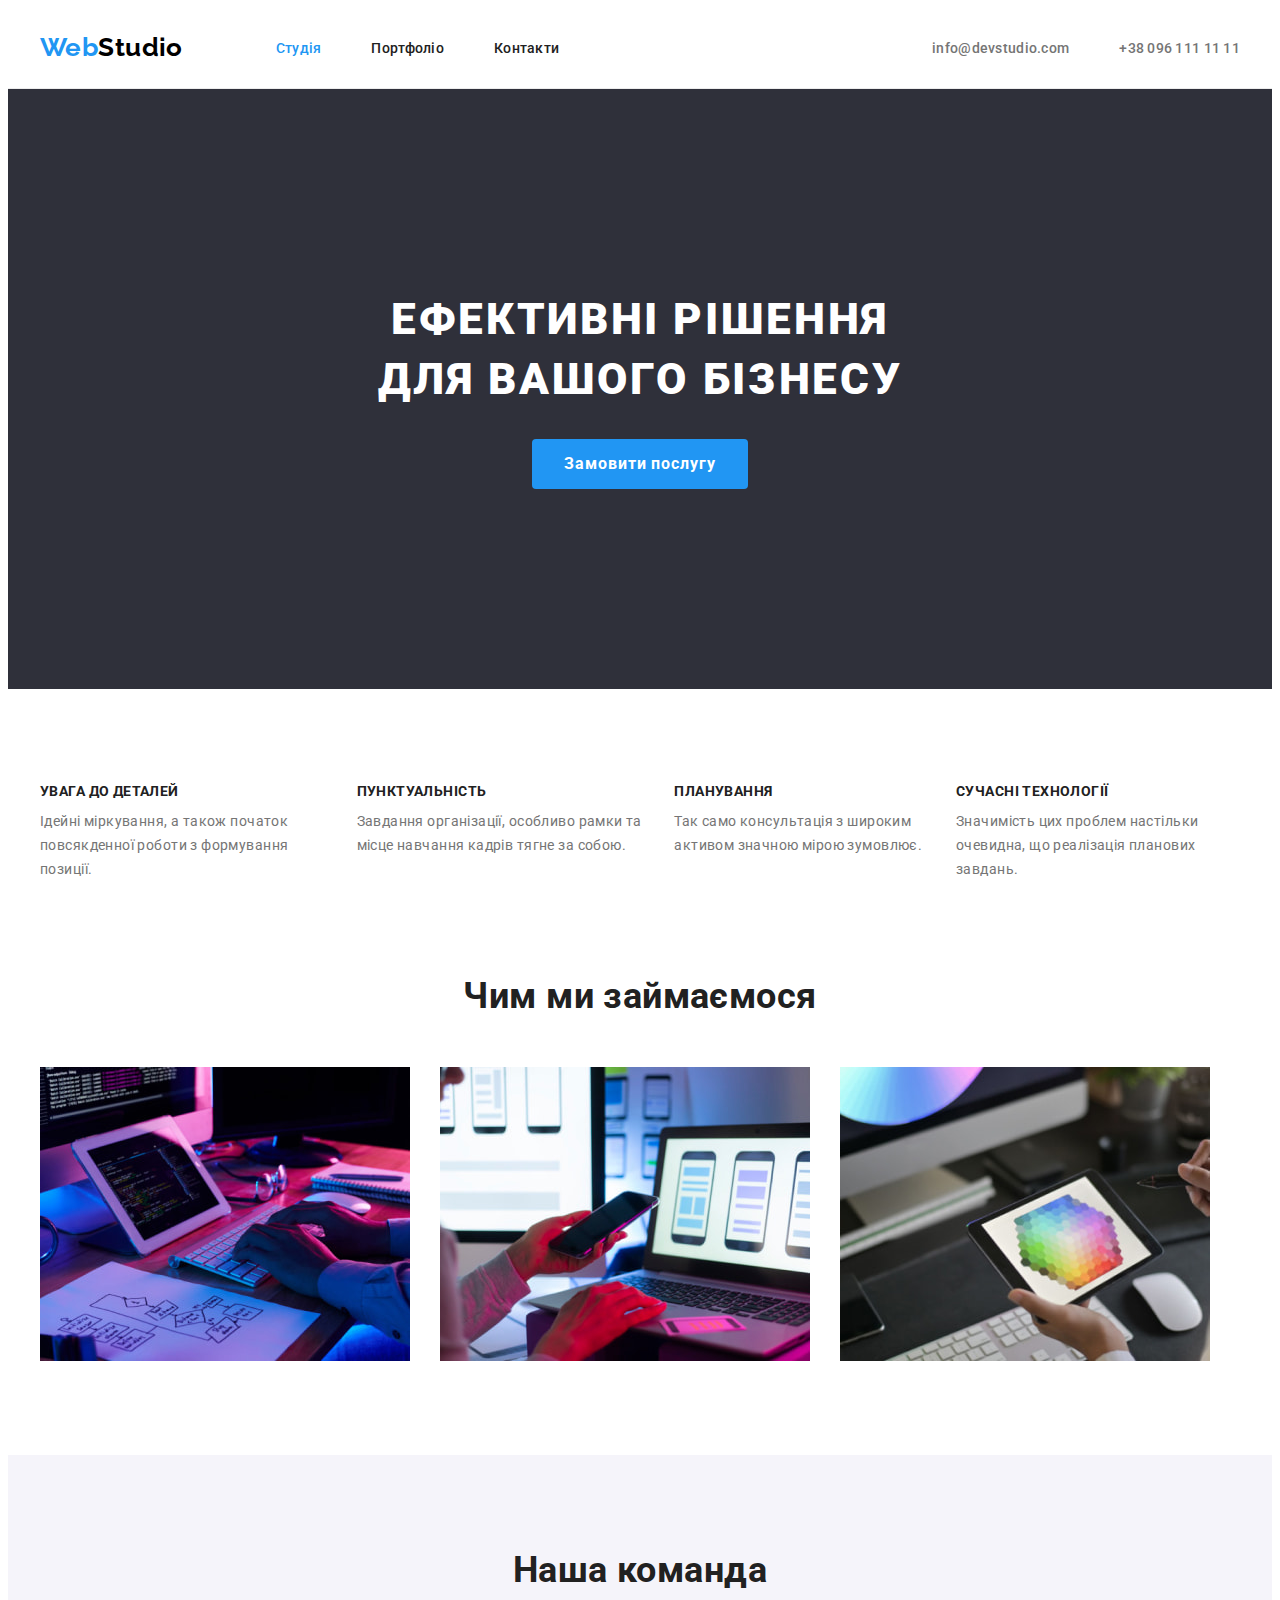
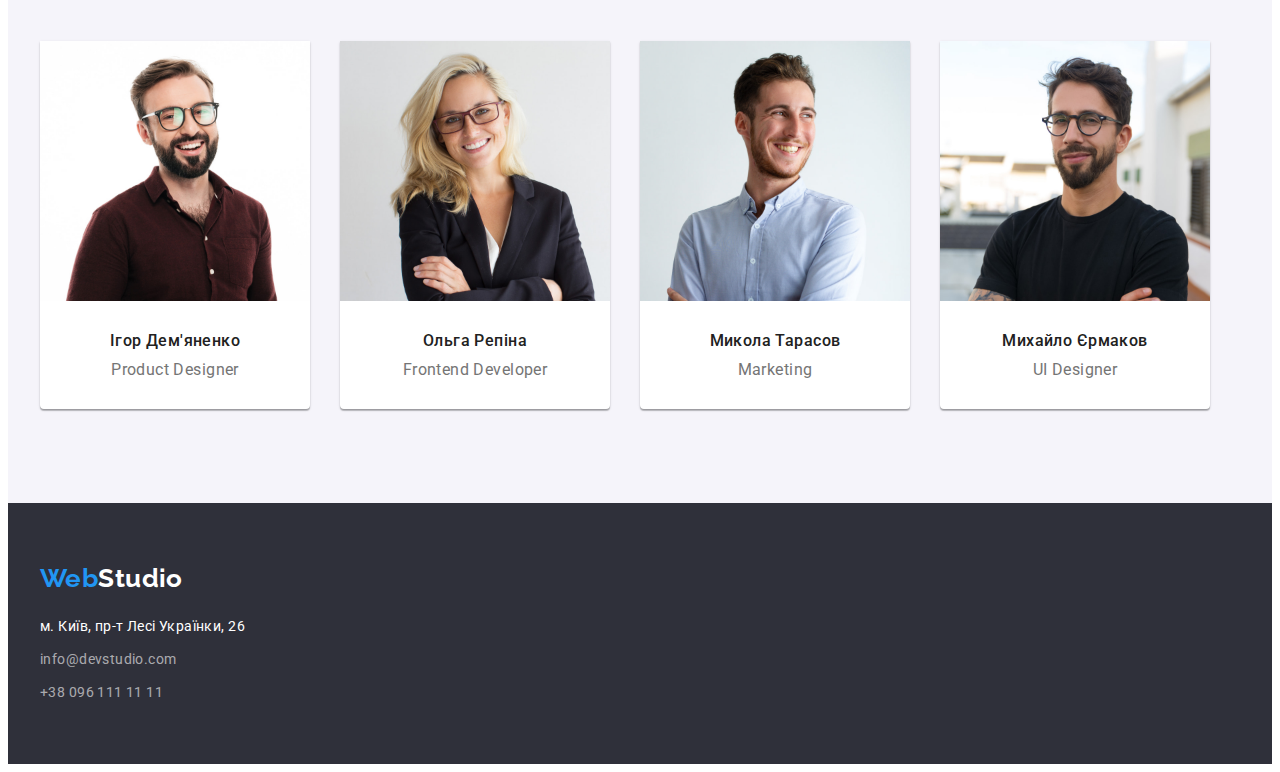
<file: index.html>
<!DOCTYPE html>
<html lang="uk">
  <head>
    <meta charset="UTF-8" />
    <meta http-equiv="X-UA-Compatible" content="IE=edge" />
    <meta name="viewport" content="width=device-width, initial-scale=1.0" />
    <title>Студія</title>
    <!-- Font styles -->
    <link rel="preconnect" href="https://fonts.googleapis.com" />
    <link rel="preconnect" href="https://fonts.gstatic.com" crossorigin />
    <link
      href="https://fonts.googleapis.com/css2?family=Raleway:wght@700&family=Roboto:wght@400;500;700;900&display=swap"
      rel="stylesheet"
    />
    <!-- Normalize styles -->
    <link
      rel="stylesheet"
      href="https://cdnjs.cloudflare.com/ajax/libs/modern-normalize/1.1.0/modern-normalize.min.css"
      integrity="sha512-wpPYUAdjBVSE4KJnH1VR1HeZfpl1ub8YT/NKx4PuQ5NmX2tKuGu6U/JRp5y+Y8XG2tV+wKQpNHVUX03MfMFn9Q=="
      crossorigin="anonymous"
      referrerpolicy="no-referrer"
    />
    <!-- Custom styles -->
    <link rel="stylesheet" href="./css/styles.css" />
  </head>
  <body>
    <!-- Header section -->
    <header class="header">
      <div class="container header-container">
        <nav class="header-nav">
          <a class="logo header-logo" href="./index.html"
            >Web<span class="black-logo">Studio</span></a
          >
          <ul class="nav-list list">
            <li class="nav-item"><a class="nav-link current" href="./index.html">Студія</a></li>
            <li class="nav-item"><a class="nav-link" href="./portfolio.html">Портфоліо</a></li>
            <li class="nav-item"><a class="nav-link" href="#">Контакти</a></li>
          </ul>
        </nav>

        <ul class="contacts-list list">
          <li class="contacts-item">
            <a class="contacts-link" href="mailto:info@devstudio.com">info@devstudio.com</a>
          </li>
          <li class="contacts-item">
            <a class="contacts-link" href="tel:+380961111111">+38 096 111 11 11</a>
          </li>
        </ul>
      </div>
    </header>
    <!-- Main section -->
    <main>
      <!-- Hero section -->
      <section class="hero">
        <div class="container">
          <h1 class="hero-title">Ефективні рішення <br />для вашого бізнесу</h1>
          <button class="button order-button" type="button">Замовити послугу</button>
        </div>
      </section>
      <!-- Features section -->
      <section class="section">
        <div class="container">
          <h2 class="section-title visually-hidden">Особливості</h2>
          <ul class="features-list list">
            <li class="features-item">
              <h3 class="features-title">Увага до деталей</h3>
              <p class="features-text">
                Ідейні міркування, а також початок повсякденної роботи з формування позиції.
              </p>
            </li>
            <li class="features-item">
              <h3 class="features-title">Пунктуальність</h3>
              <p class="features-text">
                Завдання організації, особливо рамки та місце навчання кадрів тягне за собою.
              </p>
            </li>
            <li class="features-item">
              <h3 class="features-title">Планування</h3>
              <p class="features-text">
                Так само консультація з широким активом значною мірою зумовлює.
              </p>
            </li>
            <li class="features-item">
              <h3 class="features-title">Сучасні технології</h3>
              <p class="features-text">
                Значимість цих проблем настільки очевидна, що реалізація планових завдань.
              </p>
            </li>
          </ul>
        </div>
      </section>
      <!-- Specifications section-->
      <section class="specifications section">
        <div class="container">
          <h2 class="section-title">Чим ми займаємося</h2>
          <ul class="specifications-list list">
            <li class="specifications-item">
              <img
                src="./images/services/programming.jpg"
                alt="Створення програм"
                width="370"
                height="294"
              />
            </li>
            <li class="specifications-item">
              <img
                src="./images/services/mobileapps.jpg"
                alt="Розробка мобільних додатків"
                width="370"
                height="294"
              />
            </li>
            <li class="specifications-item">
              <img src="./images/services/design.jpg" alt="Дизайн" width="370" height="294" />
            </li>
          </ul>
        </div>
      </section>
      <!-- Team section -->
      <section class="section team">
        <div class="container">
          <h2 class="section-title">Наша команда</h2>
          <ul class="team-list list">
            <li class="teammate">
              <img src="./images/team/photo1.jpg" alt="Ігор Дем'яненко" width="270" height="260" />
              <div class="teammate-description">
                <h3 class="teammate-title">Ігор Дем'яненко</h3>
                <p class="teammate-position" lang="en">Product Designer</p>
              </div>
            </li>
            <li class="teammate">
              <img src="./images/team/photo2.jpg" alt="Ольга Репіна" width="270" height="260" />
              <div class="teammate-description">
                <h3 class="teammate-title">Ольга Репіна</h3>
                <p class="teammate-position" lang="en">Frontend Developer</p>
              </div>
            </li>
            <li class="teammate">
              <img src="./images/team/photo3.jpg" alt="Микола Тарасов" width="270" height="260" />
              <div class="teammate-description">
                <h3 class="teammate-title">Микола Тарасов</h3>
                <p class="teammate-position" lang="en">Marketing</p>
              </div>
            </li>
            <li class="teammate">
              <img src="./images/team/photo4.jpg" alt="Михайло Єрмаков" width="270" height="260" />
              <div class="teammate-description">
                <h3 class="teammate-title">Михайло Єрмаков</h3>
                <p class="teammate-position" lang="en">UI Designer</p>
              </div>
            </li>
          </ul>
        </div>
      </section>
    </main>
    <!-- Footer section -->
    <footer class="footer">
      <div class="container">
        <a class="footer-logo logo" href="./index.html"
          >Web<span class="white-logo">Studio</span></a
        >
        <address class="address">
          <ul class="address-list list">
            <li class="address-item">
              <a
                class="address-geo"
                href="https://goo.gl/maps/RaLyi4AFMYMuKomp6"
                target="_blank"
                rel="nofollow noreferrer noopener"
                >м. Київ, пр-т Лесі Українки, 26
              </a>
            </li>
            <li class="address-item">
              <a class="email" href="mailto:info@devstudio.com">info@devstudio.com</a>
            </li>
            <li class="address-item">
              <a class="number" href="tel:+380961111111">+38 096 111 11 11</a>
            </li>
          </ul>
        </address>
      </div>
    </footer>
  </body>
</html>
</file>
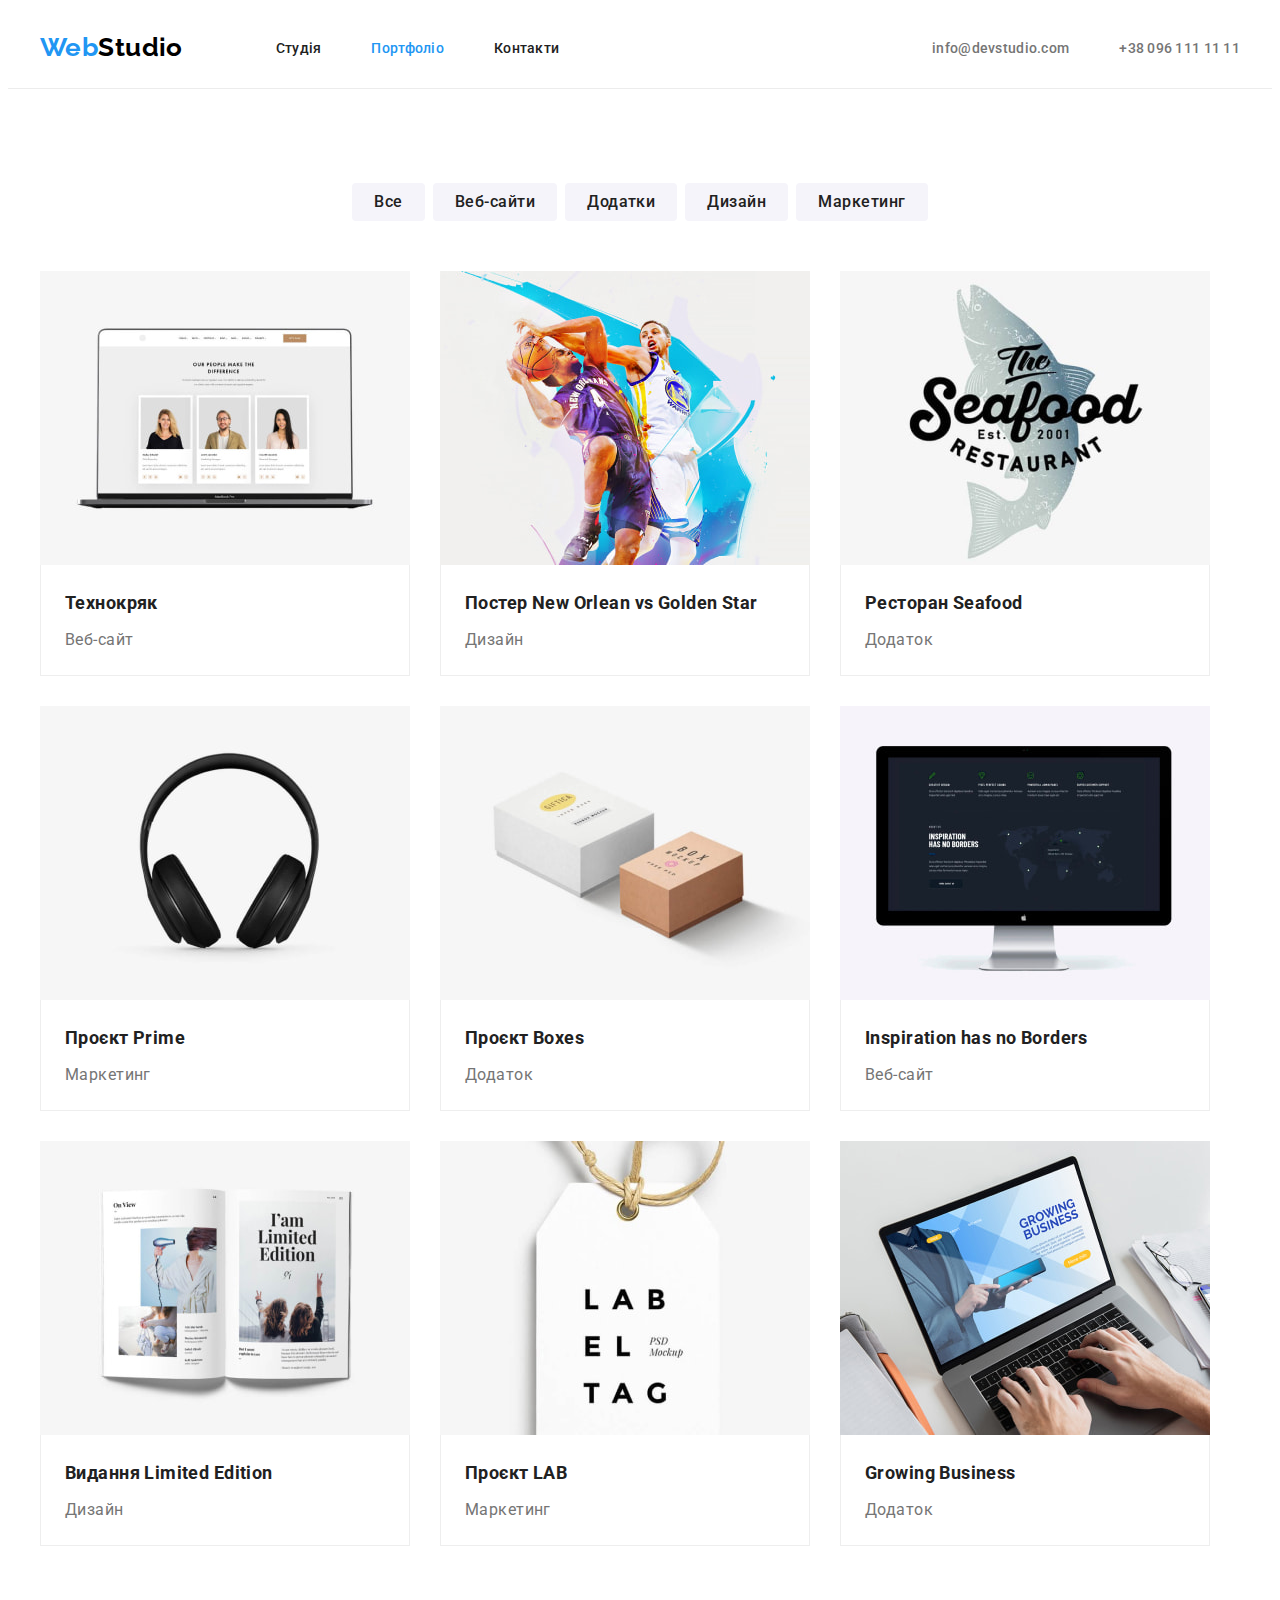
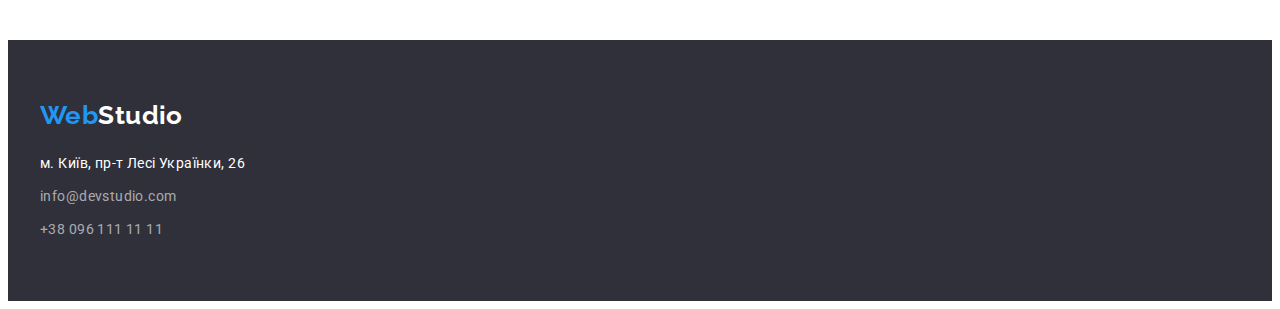
<file: portfolio.html>
<!DOCTYPE html>
<html lang="uk">
  <head>
    <meta charset="UTF-8" />
    <meta http-equiv="X-UA-Compatible" content="IE=edge" />
    <meta name="viewport" content="width=device-width, initial-scale=1.0" />
    <title>Портфоліо</title>
    <!-- Font styles -->
    <link rel="preconnect" href="https://fonts.googleapis.com" />
    <link rel="preconnect" href="https://fonts.gstatic.com" crossorigin />
    <link
      href="https://fonts.googleapis.com/css2?family=Raleway:wght@700&family=Roboto:wght@400;500;700;900&display=swap"
      rel="stylesheet"
    />
    <!-- Normalize styles -->
    <link
      rel="stylesheet"
      href="https://cdnjs.cloudflare.com/ajax/libs/modern-normalize/1.1.0/modern-normalize.min.css"
      integrity="sha512-wpPYUAdjBVSE4KJnH1VR1HeZfpl1ub8YT/NKx4PuQ5NmX2tKuGu6U/JRp5y+Y8XG2tV+wKQpNHVUX03MfMFn9Q=="
      crossorigin="anonymous"
      referrerpolicy="no-referrer"
    />
    <!-- Custom styles -->
    <link rel="stylesheet" href="./css/styles.css" />
  </head>
  <body>
    <!-- Header section -->
    <header class="header">
      <div class="container header-container">
        <nav class="header-nav">
          <a class="logo header-logo" href="./index.html"
            >Web<span class="black-logo">Studio</span></a
          >
          <ul class="nav-list list">
            <li class="nav-item"><a class="nav-link" href="./index.html">Студія</a></li>
            <li class="nav-item">
              <a class="nav-link current" href="./portfolio.html">Портфоліо</a>
            </li>
            <li class="nav-item"><a class="nav-link" href="#">Контакти</a></li>
          </ul>
        </nav>

        <ul class="contacts-list list">
          <li class="contacts-item">
            <a class="contacts-link" href="mailto:info@devstudio.com">info@devstudio.com</a>
          </li>
          <li class="contacts-item">
            <a class="contacts-link" href="tel:+380961111111">+38 096 111 11 11</a>
          </li>
        </ul>
      </div>
    </header>
    <!-- Main section -->
    <main>
      <section class="section portfolio">
        <h1 class="section-title visually-hidden">Наші роботи</h1>
        <!-- Filter section -->
        <div class="container">
          <ul class="filter-list list">
            <li class="filter-item">
              <button class="button filter-button" type="button">Все</button>
            </li>
            <li class="filter-item">
              <button class="button filter-button" type="button">Веб-сайти</button>
            </li>
            <li class="filter-item">
              <button class="button filter-button" type="button">Додатки</button>
            </li>
            <li class="filter-item">
              <button class="button filter-button" type="button">Дизайн</button>
            </li>
            <li class="filter-item">
              <button class="button filter-button" type="button">Маркетинг</button>
            </li>
          </ul>
        </div>
        <!-- Examples section -->
        <div class="container">
          <ul class="example-list list">
            <li class="example-item">
              <img
                src="./images/portfolio/technocryack.jpg"
                alt="ноутбук"
                width="370"
                height="294"
              />
              <div class="example-description">
                <h2 class="example-title">Технокряк</h2>
                <p class="example-type">Веб-сайт</p>
              </div>
            </li>
            <li class="example-item">
              <img
                src="./images/portfolio/poster-new-orlean-vs-golden-star.jpg"
                alt="два баскетболісти"
                width="370"
                height="294"
              />
              <div class="example-description">
                <h2 class="example-title">
                  Постер <span lang="en">New Orlean vs Golden Star</span>
                </h2>
                <p class="example-type">Дизайн</p>
              </div>
            </li>
            <li class="example-item">
              <img
                src="./images/portfolio/restaurant-seafood.jpg"
                alt="логотип ресторану"
                width="370"
                height="294"
              />
              <div class="example-description">
                <h2 class="example-title">Ресторан <span lang="en">Seafood</span></h2>
                <p class="example-type">Додаток</p>
              </div>
            </li>
            <li class="example-item">
              <img
                src="./images/portfolio/project-prime.jpg"
                alt="навушники"
                width="370"
                height="294"
              />
              <div class="example-description">
                <h2 class="example-title">Проєкт <span lang="en">Prime</span></h2>
                <p class="example-type">Маркетинг</p>
              </div>
            </li>
            <li class="example-item">
              <img
                src="./images/portfolio/project-boxes.jpg"
                alt="дві коробки"
                width="370"
                height="294"
              />
              <div class="example-description">
                <h2 class="example-title">Проєкт <span lang="en">Boxes</span></h2>
                <p class="example-type">Додаток</p>
              </div>
            </li>
            <li class="example-item">
              <img
                src="./images/portfolio/inspiration-has-no borders.jpg"
                alt="монітор комп'ютера"
                width="370"
                height="294"
              />
              <div class="example-description">
                <h2 class="example-title" lang="en">Inspiration has no Borders</h2>
                <p class="example-type">Веб-сайт</p>
              </div>
            </li>
            <li class="example-item">
              <img
                src="./images/portfolio/publication-limited-edition.jpg"
                alt="книга"
                width="370"
                height="294"
              />
              <div class="example-description">
                <h2 class="example-title">Видання <span lang="en"></span>Limited Edition</h2>
                <p class="example-type">Дизайн</p>
              </div>
            </li>
            <li class="example-item">
              <img
                src="./images/portfolio/project-lab.jpg"
                alt="етикетка"
                width="370"
                height="294"
              />
              <div class="example-description">
                <h2 class="example-title">Проєкт <span lang="en">LAB</span></h2>
                <p class="example-type">Маркетинг</p>
              </div>
            </li>
            <li class="example-item">
              <img
                src="./images/portfolio/growing-business.jpg"
                alt="ноутбук на столі"
                width="370"
                height="294"
              />
              <div class="example-description">
                <h2 class="example-title" lang="en">Growing Business</h2>
                <p class="example-type">Додаток</p>
              </div>
            </li>
          </ul>
        </div>
      </section>
    </main>
    <!-- Footer section -->
    <footer class="footer">
      <div class="container">
        <a class="footer-logo logo" href="./index.html"
          >Web<span class="white-logo">Studio</span></a
        >
        <address class="address">
          <ul class="address-list list">
            <li class="address-item">
              <a
                class="address-geo"
                href="https://goo.gl/maps/RaLyi4AFMYMuKomp6"
                target="_blank"
                rel="nofollow noreferrer noopener"
                >м. Київ, пр-т Лесі Українки, 26
              </a>
            </li>
            <li class="address-item">
              <a class="email" href="mailto:info@devstudio.com">info@devstudio.com</a>
            </li>
            <li class="address-item">
              <a class="number" href="tel:+380961111111">+38 096 111 11 11</a>
            </li>
          </ul>
        </address>
      </div>
    </footer>
  </body>
</html>
</file>
<file: css/styles.css>
:root {
  --primary-text-color: #757575;
  --title-text-color: #212121;
  --accent-color: #2196f3;
  --primary-white-color: #ffffff;
  --primary-black-color: #000000;
  --order-button-color: #188ce8;
  --secondary-background-color: #f5f4fa;
  --footer-background-color: #2f303a;
  --footer-contacts-color: rgba(255, 255, 255, 0.6);
  --main-font: Roboto, sans-serif;
  --secondary-font: Raleway, sans-serif;
}

body {
  color: var(--primary-text-color);
  background-color: var(--primary-white-color);
  font-family: var(--main-font);
  font-size: 14px;
  letter-spacing: 0.03em;
}

/* Local reset styles */

a {
  text-decoration: none;
  color: currentColor;
}

ul {
  list-style: none;
  padding: 0;
  margin: 0;
}

h1,
h2,
h3,
h4,
h5,
h6,
p {
  margin: 0;
}

img {
  display: block;
}

/* ========== Header ========== */

.header {
border-bottom: 1px solid #ECECEC;
}

.container {
  width: 1200px;
  margin-right: auto;
  margin-left: auto;
  padding-right: 15px;
  padding-left: 15px;
}

.header-container {
  display: flex;
  align-items: center;
}

.header-nav {
  display: flex;
  align-items: center;
  margin-right: auto;
}

/* Logo */

.logo {
  color: var(--accent-color);
  font-family: var(--secondary-font);
  font-weight: 700;
  font-size: 26px;
  line-height: calc(31 / 26);
}

.header-logo {
  display: inline-block;
  margin-right: 93px;
  padding-top: 24px;
  padding-bottom: 25px;
}
.black-logo {
  color: var(--primary-black-color);
}

.white-logo {
  color: var(--primary-white-color);
}

/* Navigation */

.nav-list {
  display: flex;
}

.nav-list .current {
  color: var(--accent-color);
}

.nav-item:not(:last-child) {
  margin-right: 50px;
}

.nav-link {
  display: block;
  padding-top: 32px;
  padding-bottom: 32px;

  color: var(--title-text-color);
  font-weight: 500;
  line-height: calc(16 / 14);
  letter-spacing: 0.02em;
}

.nav-link:hover,
.nav-link:focus {
  color: var(--accent-color);
}

/* Contacts */

.contacts-list {
  display: flex;
}

.contacts-item:not(:last-child) {
  margin-right: 50px;
}

.contacts-link {
  display: block;
  padding-top: 32px;
  padding-bottom: 32px;
  
  color: inherit;
  font-weight: 500;
  line-height: calc(16 / 14);
  letter-spacing: 0.02em;
}

.contacts-link:hover,
.contacts-link:focus {
  color: var(--accent-color);
}

/* ========== Main ========== */

/* Hero */

.hero {
  background-color: var(--footer-background-color);
  /* Фон тимчасовий */
  text-align: center;
  padding-top: 200px;
  padding-bottom: 200px;
}

.hero-title {
  color: var(--primary-white-color);
  font-weight: 900;
  font-size: 44px;
  line-height: calc(60 / 44);
  letter-spacing: 0.06em;
  text-transform: uppercase;
  margin-bottom: 30px;
}

/* Buttons */

.button {
  cursor: pointer;
  font-family: inherit;
  text-align: center;
}

.order-button {
  display: inline-block;
  min-width: 200px;
  border-radius: 4px;
  padding-top: 10px;
  padding-right: 32px;
  padding-bottom: 10px;
  padding-left: 32px;
  border: none;

  color: var(--primary-white-color);
  background-color: var(--accent-color);
  font-weight: 700;
  font-size: 16px;
  line-height: calc(30 / 16);
  letter-spacing: 0.06em;
}

.order-button:hover,
.order-button:focus {
  background-color: var(--order-button-color);
}

/* Section */

.section {
  padding-top: 94px;
  }

.section-title {
  margin-bottom: 50px;

  color: var(--title-text-color);
  font-weight: 700;
  font-size: 36px;
  line-height: calc(42 / 36);
  text-align: center;
}

/* Hidden title */

.visually-hidden {
  position: absolute;
  width: 1px;
  height: 1px;
  margin: -1px;
  border: 0;
  padding: 0;

  white-space: nowrap;
  clip-path: inset(100%);
  clip: rect(0 0 0 0);
  overflow: hidden;
}

/* Features */

.features-list {
  display: flex;
}

.features-item {
  width: calc((100%-90px)/4);
}

.features-item:not(:last-child) {
  margin-right: 30px;
}

.features-title {
  margin-bottom: 10px;

  color: var(--title-text-color);
  font-size: 14px;
  font-weight: 700;
  line-height: calc(16 / 14);
  text-transform: uppercase;
}

.features-text {
  line-height: calc(24 / 14);
}

/* Specifications */

.specifications {
  padding-bottom: 94px;
}

.specifications-list {
  display: flex;
  flex-wrap: wrap;
  gap: 30px;
}

.specifications-item {
  width: 370px;
}
  
/* Team */

.team {
  background-color: var(--secondary-background-color);
  padding-bottom: 94px;
}

.team-list {
  display: flex;
  flex-wrap: wrap;
  gap: 30px;
}

.teammate {
  width: 270px;
    
  background: var(--primary-white-color);
  box-shadow: 0px 1px 3px rgba(0, 0, 0, 0.12), 0px 1px 1px rgba(0, 0, 0, 0.14), 0px 2px 1px rgba(0, 0, 0, 0.2);
  border-radius: 0px 0px 4px 4px;
}

.teammate-description {
  padding-top: 30px;
  padding-bottom: 30px;
}

.teammate-title,
.teammate-position {
  font-size: 16px;
  line-height: calc(19 / 16);
  text-align: center;
}

.teammate-title {
  margin-bottom: 10px;
  color: var(--title-text-color);
  font-weight: 500;
}



/* ========== Footer ========== */

.footer {
  background-color: var(--footer-background-color);
  padding-top: 60px;
  padding-right: 0px;
  padding-bottom: 60px;
  padding-left: 0;
  }

.footer-logo {
  display: inline-block;
  margin-bottom: 20px;
  
}

.address-item:not(:last-child) {
  margin-bottom: 9px;
}

.address-geo {
  color: var(--primary-white-color);
  line-height: calc(24 / 14);
  font-style: normal;
}

.email,
.number {
  color: var(--footer-contacts-color);
  line-height: calc(24 / 14);
  font-style: normal;
}

.address-geo:hover,
.address-geo:focus,
.email:hover,
.email:focus,
.number:hover,
.number:focus {
  color: var(--accent-color);
  /* на макеті не зазначено на який колір повині змінюватися контакти */
}


/* ======================================== */
/*                 Portfolio                */
/* ======================================== */


.portfolio {
 padding-bottom: 94px;
}

/* Filter */

.filter-list {
  display: flex;
  justify-content: center;
  margin-bottom: 50px;
  }

.filter-item:not(:last-child) {
  margin-right: 8px;
}

.filter-button {
  padding-top: 6px;
  padding-right: 22px;
  padding-bottom: 6px;
  padding-left: 22px;

  color: var(--title-text-color);
  background-color: var(--secondary-background-color);
  font-weight: 500;
  font-size: 16px;
  line-height: calc(26 / 16);
  letter-spacing: 0.03em;
  border: none;
  border-radius: 4px;
}

.filter-button:hover,
.filter-button:focus,
.filter-button:active {
  color: var(--primary-white-color);
  background-color: var(--accent-color);
}

/* Examples */

.example-list {
  display: flex;
  flex-wrap: wrap;
  gap: 30px;
}

.example-item {
  width: 370px;
 }

.example-description {
  padding-top: 20px;
  padding-right: 24px;
  padding-bottom: 20px;
  padding-left: 24px;
  border: 1px solid #EEEEEE;
  border-top: 0;
}

.example-title {
  margin-bottom: 4px;
    
  font-size: 18px;
  line-height: calc(36 / 18);
  color: var(--title-text-color);
}

.example-type {
  font-size: 16px;
  line-height: calc(30 / 16);
}
</file>
